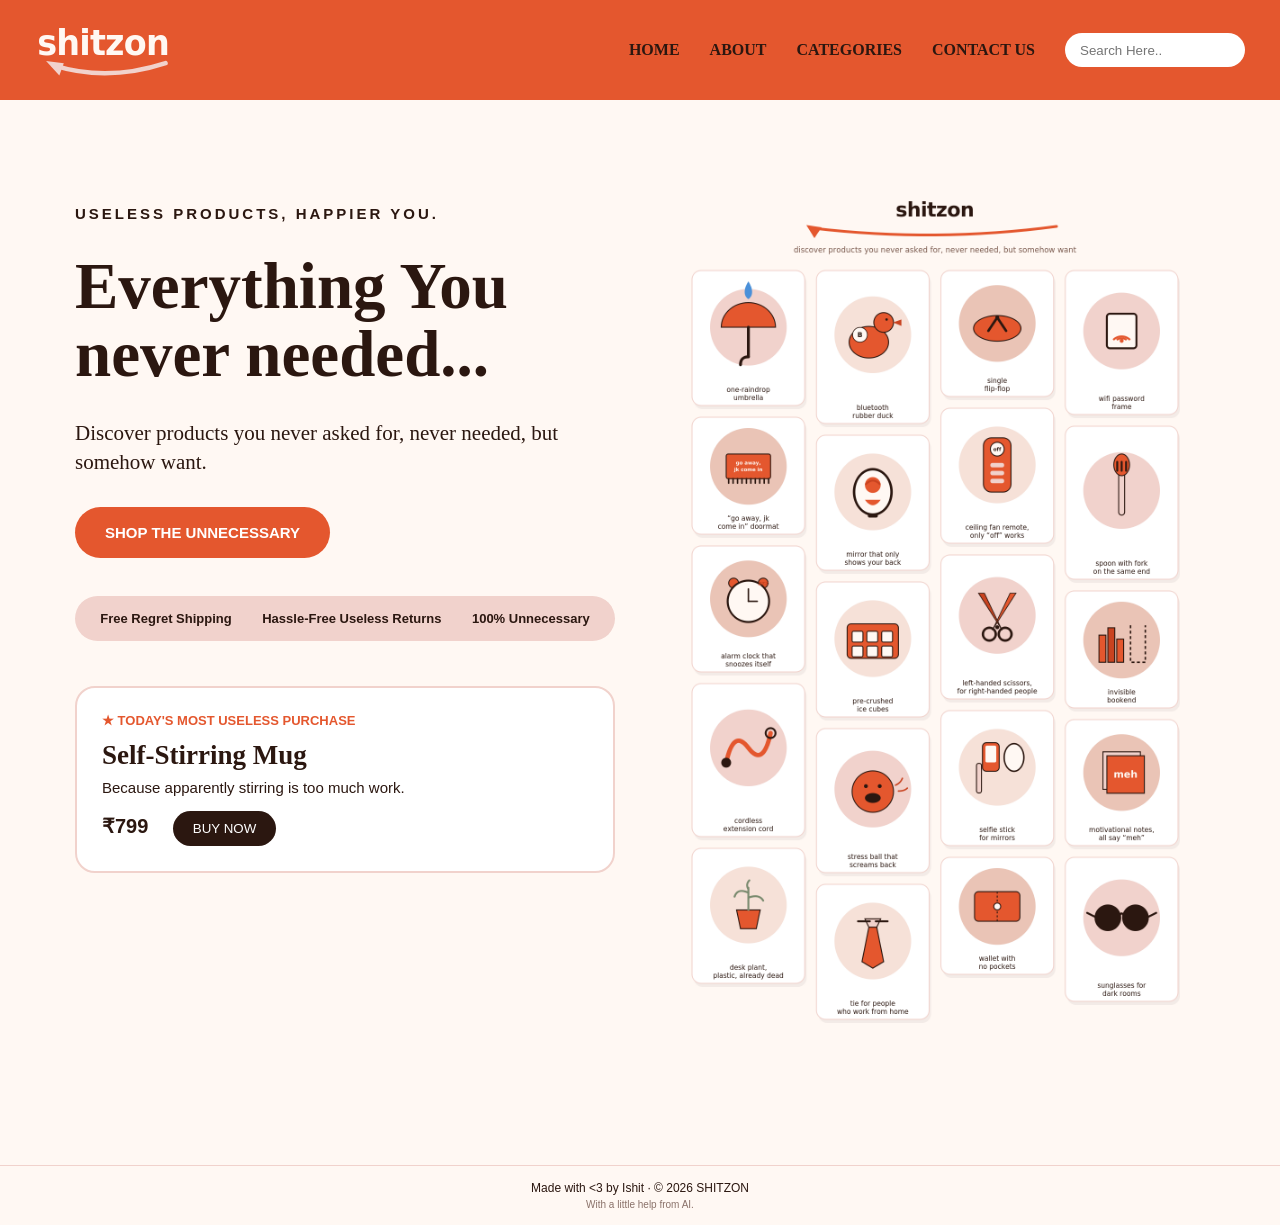
<file: index.html>
<!DOCTYPE html>
<html lang="en">

<head>
    <meta charset="UTF-8">
    <meta name="viewport" content="width=device-width, initial-scale=1.0">

    <link rel="stylesheet" href="index.css">

    <title>SHITZON</title>
</head>

<body>

    <header>

        <div id="navbar">

            <div id="logo">
    <a href="index.html">
        <img src="wordmark-on-brown.svg" alt="Shitzon">
    </a>
</div>

            <nav id="nav-links">
                <a href="index.html">HOME</a>
                <a href="about.html">ABOUT</a>
                <a href="categories.html">CATEGORIES</a>
                <a href="contact.html">CONTACT US</a>

                <input type="search" placeholder="Search Here..">
            </nav>

        </div>

    </header>


    <main>

        <section id="home">

            <div id="home-text">

                <p id="small-t">USELESS PRODUCTS, HAPPIER YOU.</p>

                <h1>
                    Everything You <br>
                    never needed...
                </h1>

                <p id="des">
                    Discover products you never asked for,
                    never needed, but somehow want.
                </p>

                <button>SHOP THE UNNECESSARY</button>

                <div id="features">

                    <p>Free Regret Shipping</p>
                    <p>Hassle-Free Useless Returns</p>
                    <p>100% Unnecessary</p>

                </div>


                <div id="featured">

                    <p>★ TODAY'S MOST USELESS PURCHASE</p>

                    <h3>Self-Stirring Mug</h3>

                    <h4>
                        Because apparently stirring is too much work.
                    </h4>

                    <span>₹799</span>

                    <button>BUY NOW</button>

                </div>

            </div>


            <div id="home-image">

                <img src="homepage-gallery.png" alt="Shitzon useless products">

            </div>

        </section>


    </main>

    <footer>
    <p>Made with &lt;3 by Ishit · © 2026 SHITZON</p>
    <span>With a little help from AI.</span>
</footer>

</body>

</html>
</file>
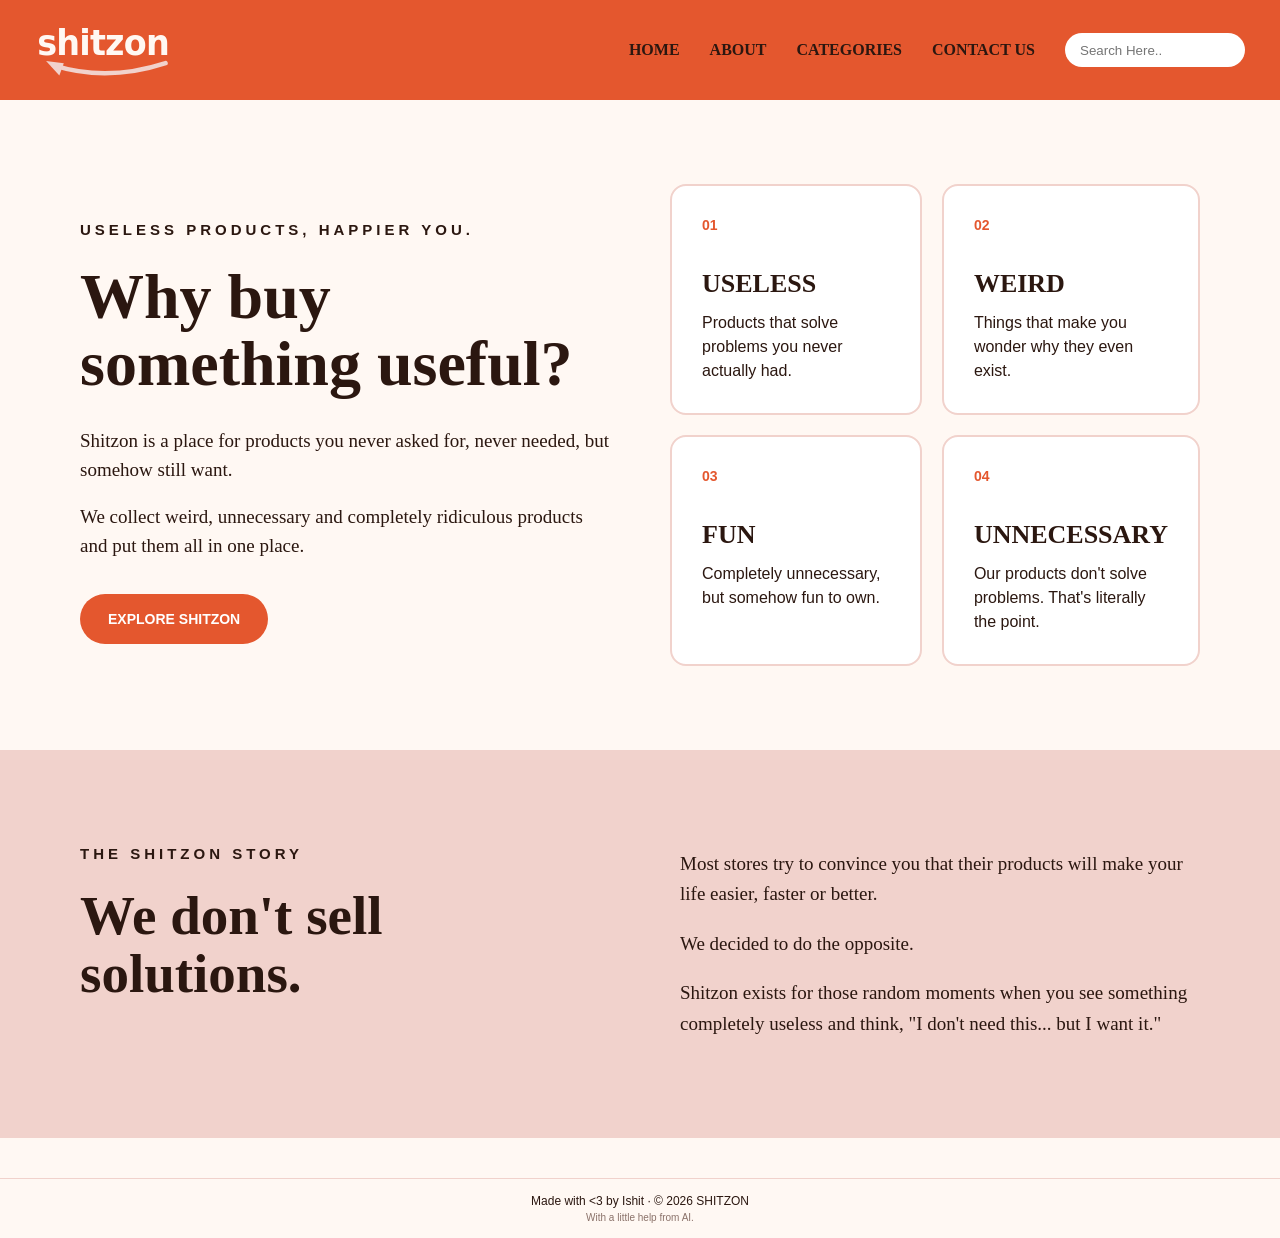
<file: about.html>
<!DOCTYPE html>
<html lang="en">

<head>
    <meta charset="UTF-8">
    <meta name="viewport" content="width=device-width, initial-scale=1.0">

    <link rel="stylesheet" href="about.css">

    <title>About - SHITZON</title>
</head>

<body>

    <header>

       <div id="navbar">

            <div id="logo">
    <a href="index.html">
        <img src="wordmark-on-brown.svg" alt="Shitzon">
    </a>
</div>

            <nav id="nav-links">
                <a href="index.html">HOME</a>
                <a href="about.html">ABOUT</a>
                <a href="categories.html">CATEGORIES</a>
                <a href="contact.html">CONTACT US</a>

                <input type="search" placeholder="Search Here..">
            </nav>

        </div>
    </header>


    <section class="about">

        <div class="about-left">

            <p class="top-text">USELESS PRODUCTS, HAPPIER YOU.</p>

            <h1>
                Why buy<br>
                something useful?
            </h1>

            <p class="description">
                Shitzon is a place for products you never asked for,
                never needed, but somehow still want.
            </p>

            <p class="description">
                We collect weird, unnecessary and completely ridiculous
                products and put them all in one place.
            </p>

            <button>EXPLORE SHITZON</button>

        </div>


        <div class="about-right">

            <div class="about-card">
                <span>01</span>
                <h2>USELESS</h2>
                <p>
                    Products that solve problems
                    you never actually had.
                </p>
            </div>

            <div class="about-card">
                <span>02</span>
                <h2>WEIRD</h2>
                <p>
                    Things that make you wonder
                    why they even exist.
                </p>
            </div>

            <div class="about-card">
                <span>03</span>
                <h2>FUN</h2>
                <p>
                    Completely unnecessary,
                    but somehow fun to own.
                </p>
            </div>

            <div class="about-card">
                <span>04</span>
                <h2>UNNECESSARY</h2>
                <p>
                    Our products don't solve problems.
                    That's literally the point.
                </p>
            </div>

        </div>

    </section>


    <section class="story">

        <div class="story-left">

            <p class="top-text">THE SHITZON STORY</p>

            <h2>
                We don't sell<br>
                solutions.
            </h2>

        </div>

        <div class="story-right">

            <p>
                Most stores try to convince you that their products
                will make your life easier, faster or better.
            </p>

            <p>
                We decided to do the opposite.
            </p>

            <p>
                Shitzon exists for those random moments when you see
                something completely useless and think,
                "I don't need this... but I want it."
            </p>

        </div>

    </section>

   <footer>
    <p>Made with &lt;3 by Ishit · © 2026 SHITZON</p>
    <span>With a little help from AI.</span>
</footer>

</body>

</html>
</file>
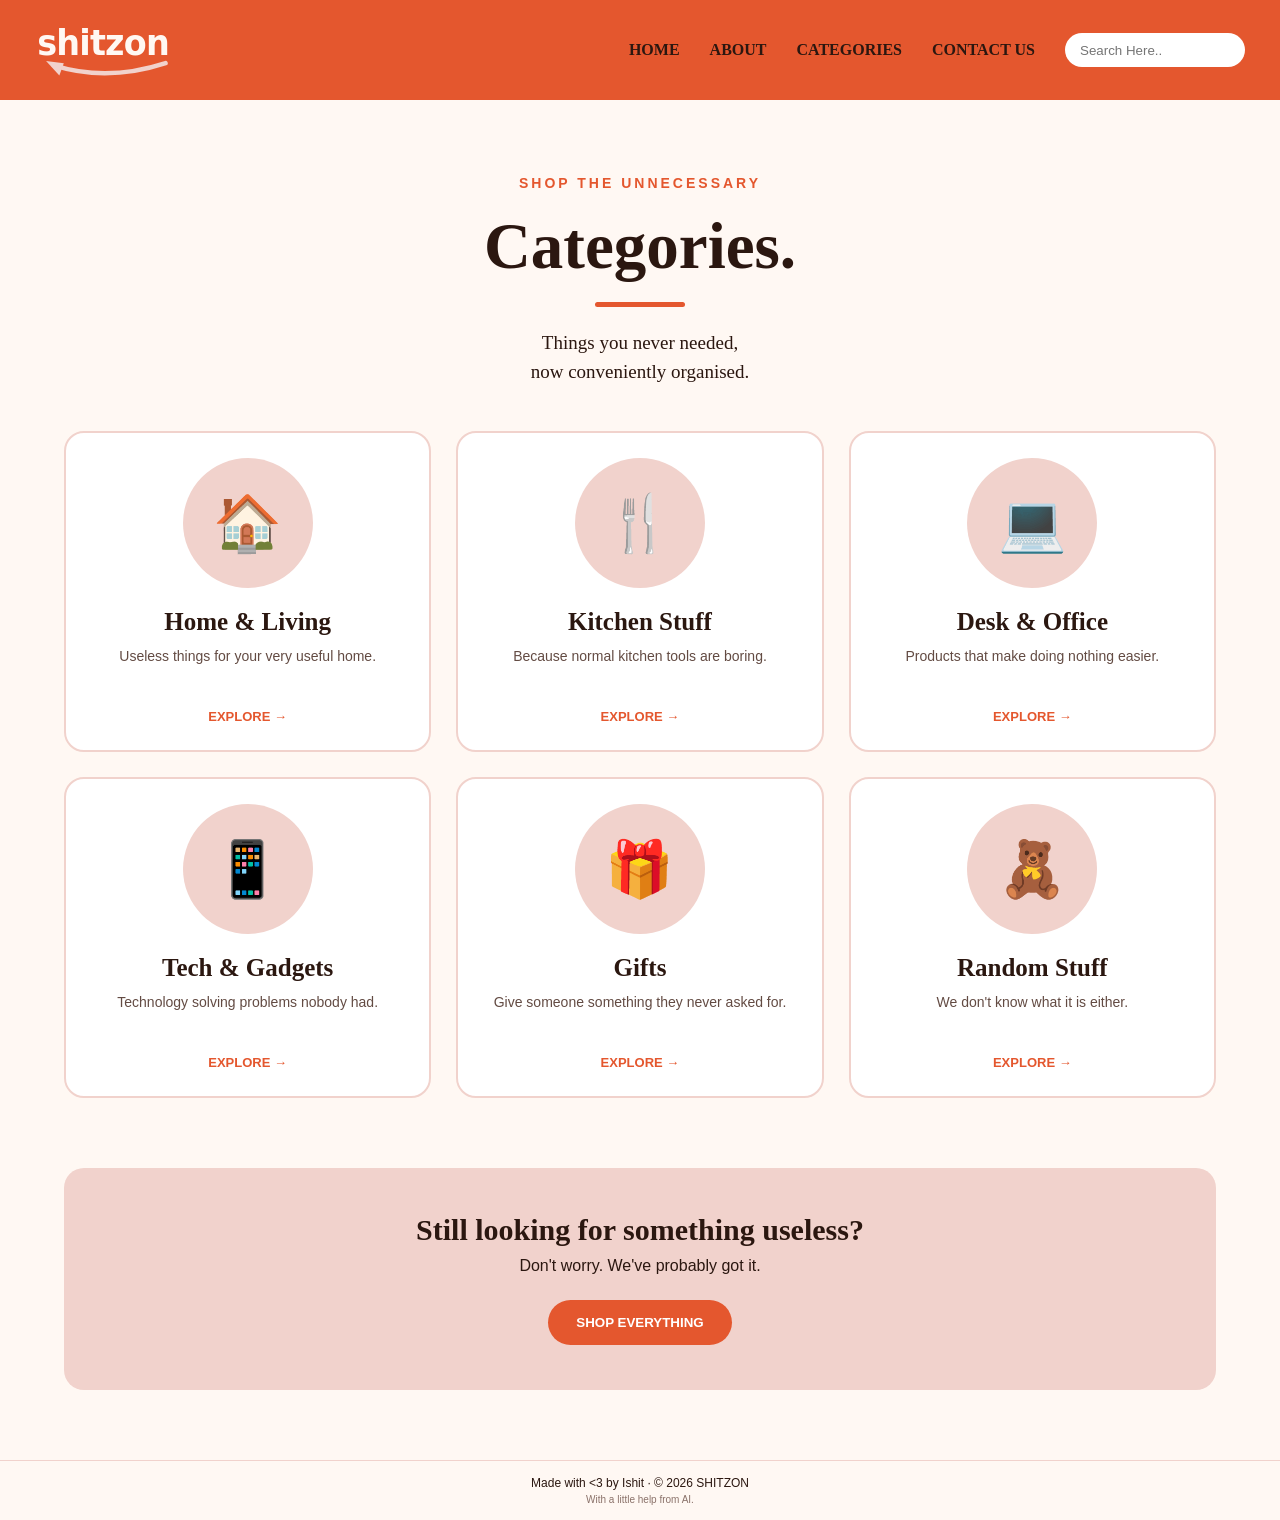
<file: categories.html>
<!DOCTYPE html>
<html lang="en">

<head>
    <meta charset="UTF-8">
    <meta name="viewport" content="width=device-width, initial-scale=1.0">

    <link rel="stylesheet" href="categories.css">

    <title>Categories - Shitzon</title>
</head>

<body>

    <header>

        <div id="navbar">

           <div id="logo">
    <a href="index.html">
        <img src="wordmark-on-brown.svg" alt="Shitzon">
    </a>
</div>

            <nav id="nav-links">
                <a href="index.html">HOME</a>
                <a href="about.html">ABOUT</a>
                <a href="categories.html">CATEGORIES</a>
                <a href="contact.html">CONTACT US</a>

                <input type="search" placeholder="Search Here..">
            </nav>

        </div>

    </header>


    <main>

        <section id="categories-heading">

            <p>SHOP THE UNNECESSARY</p>

            <h1>Categories.</h1>

            <div id="orange-line"></div>

            <h3>
                Things you never needed,<br>
                now conveniently organised.
            </h3>

        </section>


        <section id="categories">

            <div class="category-card">
                <div class="category-image">🏠</div>
                <h2>Home & Living</h2>
                <p>Useless things for your very useful home.</p>
                <a href="#">EXPLORE →</a>
            </div>

            <div class="category-card">
                <div class="category-image">🍴</div>
                <h2>Kitchen Stuff</h2>
                <p>Because normal kitchen tools are boring.</p>
                <a href="#">EXPLORE →</a>
            </div>

            <div class="category-card">
                <div class="category-image">💻</div>
                <h2>Desk & Office</h2>
                <p>Products that make doing nothing easier.</p>
                <a href="#">EXPLORE →</a>
            </div>

            <div class="category-card">
                <div class="category-image">📱</div>
                <h2>Tech & Gadgets</h2>
                <p>Technology solving problems nobody had.</p>
                <a href="#">EXPLORE →</a>
            </div>

            <div class="category-card">
                <div class="category-image">🎁</div>
                <h2>Gifts</h2>
                <p>Give someone something they never asked for.</p>
                <a href="#">EXPLORE →</a>
            </div>

            <div class="category-card">
                <div class="category-image">🧸</div>
                <h2>Random Stuff</h2>
                <p>We don't know what it is either.</p>
                <a href="#">EXPLORE →</a>
            </div>

        </section>


        <section id="bottom-text">

            <h2>Still looking for something useless?</h2>

            <p>
                Don't worry. We've probably got it.
            </p>

            <button>SHOP EVERYTHING</button>

        </section>

    </main>

    <footer>
    <p>Made with &lt;3 by Ishit · © 2026 SHITZON</p>
    <span>With a little help from AI.</span>
</footer>

</body>

</html>
</file>
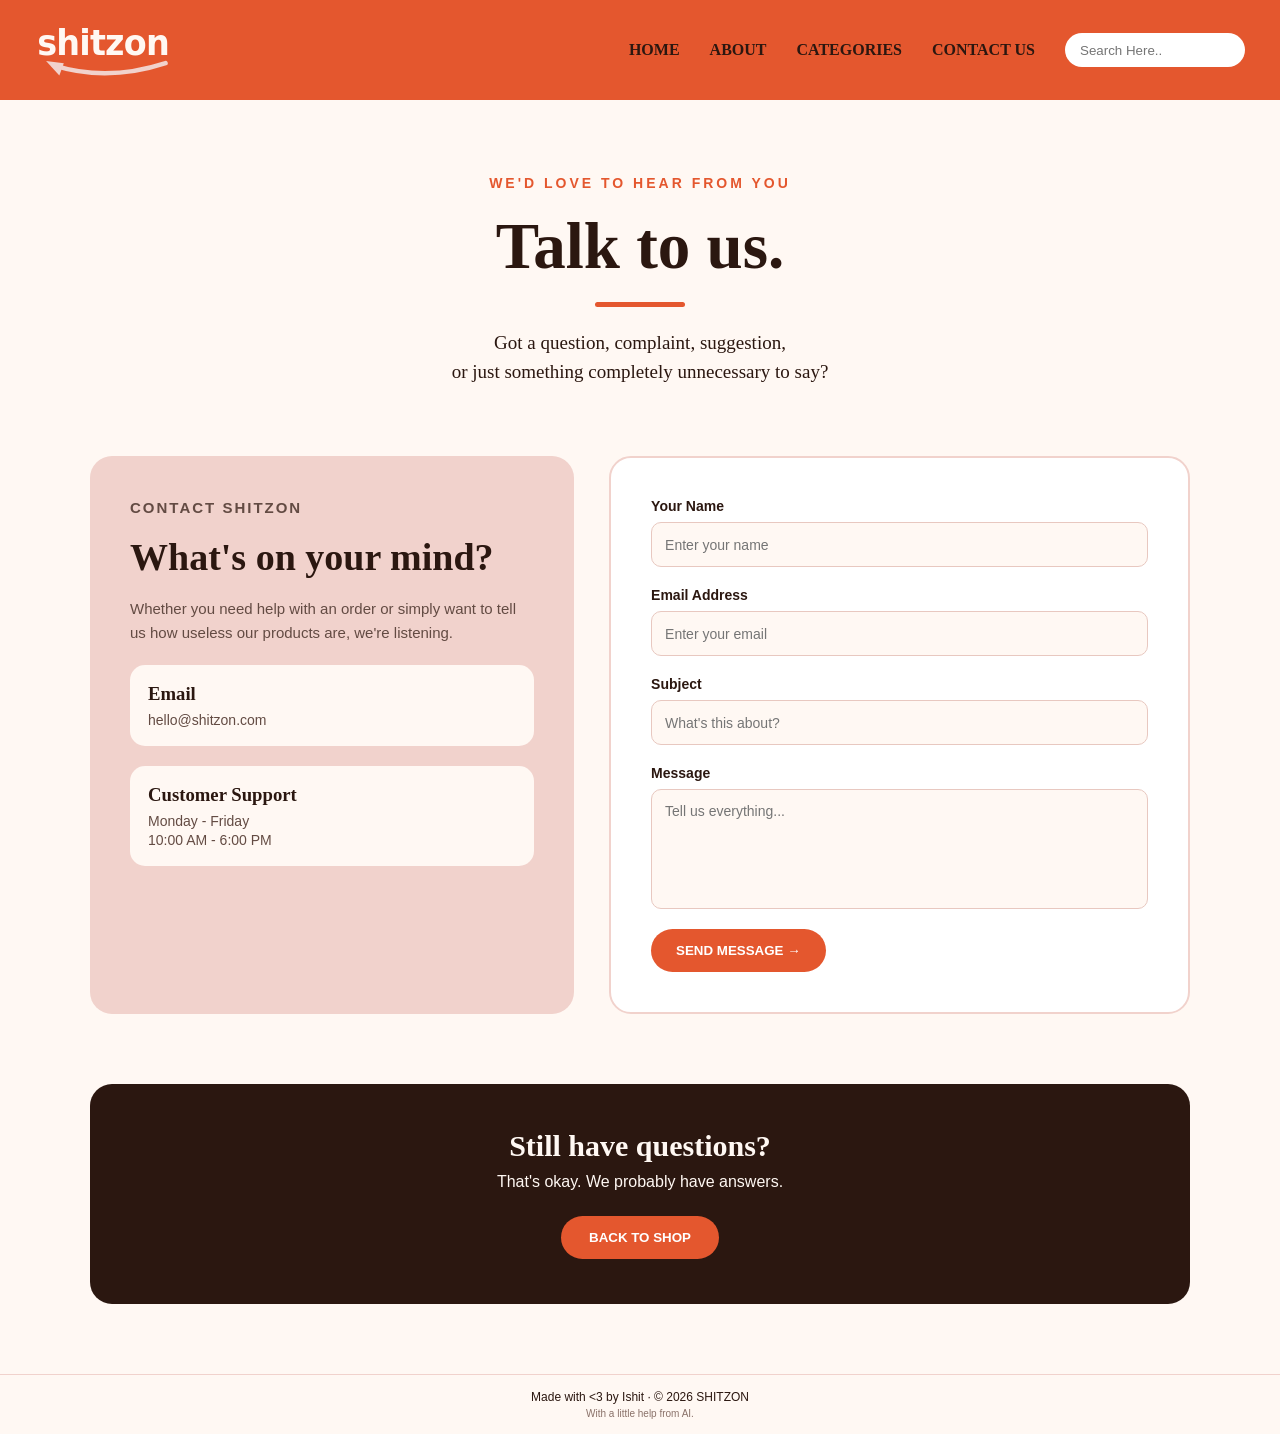
<file: contact.html>
<!DOCTYPE html>
<html lang="en">

<head>
    <meta charset="UTF-8">
    <meta name="viewport" content="width=device-width, initial-scale=1.0">

    <link rel="stylesheet" href="contact.css">

    <title>Contact Us - Shitzon</title>
</head>

<body>

    <header>

        <div id="navbar">

            <div id="logo">
    <a href="index.html">
        <img src="wordmark-on-brown.svg" alt="Shitzon">
    </a>
</div>

            <nav id="nav-links">
                <a href="index.html">HOME</a>
                <a href="about.html">ABOUT</a>
                <a href="categories.html">CATEGORIES</a>
                <a href="contact.html">CONTACT US</a>

                <input type="search" placeholder="Search Here..">
            </nav>

        </div>

    </header>


    <main>

        <section id="contact-heading">

            <p>WE'D LOVE TO HEAR FROM YOU</p>

            <h1>Talk to us.</h1>

            <div id="orange-line"></div>

            <h3>
                Got a question, complaint, suggestion,<br>
                or just something completely unnecessary to say?
            </h3>

        </section>


        <section id="contact-section">

            <div id="contact-info">

                <p class="small-heading">CONTACT SHITZON</p>

                <h2>What's on your mind?</h2>

                <p>
                    Whether you need help with an order or simply
                    want to tell us how useless our products are,
                    we're listening.
                </p>

                <div class="contact-box">
                    <h3>Email</h3>
                    <p>hello@shitzon.com</p>
                </div>

                <div class="contact-box">
                    <h3>Customer Support</h3>
                    <p>Monday - Friday</p>
                    <p>10:00 AM - 6:00 PM</p>
                </div>

            </div>


            <div id="contact-form">

                <form>

                    <label for="name">Your Name</label>
                    <input type="text" id="name" placeholder="Enter your name">

                    <label for="email">Email Address</label>
                    <input type="email" id="email" placeholder="Enter your email">

                    <label for="subject">Subject</label>
                    <input type="text" id="subject" placeholder="What's this about?">

                    <label for="message">Message</label>
                    <textarea id="message" placeholder="Tell us everything..."></textarea>

                    <button type="submit">SEND MESSAGE →</button>

                </form>

            </div>

        </section>


        <section id="bottom-text">

            <h2>Still have questions?</h2>

            <p>
                That's okay. We probably have answers.
            </p>

            <button>BACK TO SHOP</button>

        </section>

    </main>

   <footer>
    <p>Made with &lt;3 by Ishit · © 2026 SHITZON</p>
    <span>With a little help from AI.</span>
</footer>

</body>

</html>
</file>
<file: index.css>
* {
    margin: 0;
    padding: 0;
    box-sizing: border-box;
}

body {
    background-color: #fff8f3;
    color: #2b1710;
    font-family: Arial, sans-serif;
}


header {
    background-color: #e4572e;
    height: 100px;
}

#navbar {
    height: 100%;
    display: flex;
    align-items: center;
    justify-content: space-between;
    padding: 0 35px;
}

#logo img {
    width: 145px;
}

#nav-links {
    display: flex;
    align-items: center;
    gap: 30px;
}

#nav-links a {
    color: #2b1710;
    text-decoration: none;
    font-family: Georgia, serif;
    font-size: 16px;
    font-weight: bold;
}

#nav-links input {
    width: 180px;
    height: 34px;
    border: none;
    border-radius: 20px;
    padding: 0 15px;
}


#home {
    display: flex;
    align-items: flex-start;
    justify-content: space-between;
    gap: 50px;

    padding: 85px 75px;
}


#home-text {
    width: 48%;
    padding-top: 20px;
}

#small-t {
    font-size: 15px;
    letter-spacing: 3px;
    font-weight: bold;
    margin-bottom: 30px;
}

#home-text h1 {
    font-family: Georgia, serif;
    font-size: 65px;
    line-height: 1.05;
    margin-bottom: 30px;
}

#des {
    font-family: Georgia, serif;
    font-size: 21px;
    line-height: 1.4;
    max-width: 560px;
    margin-bottom: 30px;
}

#home-text > button {
    background-color: #e4572e;
    color: white;
    border: none;
    border-radius: 30px;
    padding: 17px 30px;
    font-size: 15px;
    font-weight: bold;
}


#features {
    margin-top: 38px;
    width: 100%;
    max-width: 560px;

    background-color: #f1d2cc;
    border-radius: 30px;

    display: flex;
    justify-content: space-around;
    align-items: center;

    padding: 15px 10px;
}

#features p {
    font-size: 13px;
    font-weight: bold;
    text-align: center;
}


#featured {
    margin-top: 45px;

    width: 100%;
    max-width: 560px;

    background-color: white;
    border: 2px solid #f1d2cc;
    border-radius: 20px;

    padding: 25px;
}

#featured > p {
    color: #e4572e;
    font-size: 13px;
    font-weight: bold;
    margin-bottom: 12px;
}

#featured h3 {
    font-family: Georgia, serif;
    font-size: 27px;
    margin-bottom: 8px;
}

#featured h4 {
    font-size: 15px;
    font-weight: normal;
    margin-bottom: 15px;
}

#featured span {
    font-size: 20px;
    font-weight: bold;
    margin-right: 20px;
}

#featured button {
    background-color: #2b1710;
    color: white;
    border: none;
    border-radius: 20px;
    padding: 10px 20px;
}


#home-image {
    width: 48%;
    display: flex;
    justify-content: center;
    align-items: flex-start;
}

#home-image img {
    width: 100%;
    max-width: 700px;
    height: auto;
}


@media (max-width: 900px) {

    #home {
        padding: 60px 40px;
    }

    #home-text {
        padding-top: 50px;
    }

    #home-text h1 {
        font-size: 48px;
    }

    #nav-links {
        gap: 15px;
    }

    #nav-links a {
        font-size: 13px;
    }
}


/* MOBILE */

@media (max-width: 700px) {

    #navbar {
        height: auto;
        padding: 20px;
        flex-direction: column;
        gap: 20px;
    }

    #nav-links {
        flex-wrap: wrap;
        justify-content: center;
    }

    #home {
        flex-direction: column;
        padding: 50px 25px;
    }

    #home-text {
        width: 100%;
        padding-top: 0;
    }

    #home-image {
        width: 100%;
    }

    #home-text h1 {
        font-size: 45px;
    }

    #features {
        flex-direction: column;
        gap: 10px;
    }
}

footer {
    border-top: 1px solid #f1d2cc;
    padding: 15px 20px;
    margin-top: 40px;
    text-align: center;
    background-color: #fff8f3;
    font-family: Arial, sans-serif;
}

footer p {
    margin: 0;
    font-size: 12px;
    color: #2b1710;
}

footer span {
    display: block;
    margin-top: 4px;
    font-size: 10px;
    color: #8a7169;
}
</file>
<file: about.css>
* {
    box-sizing: border-box;
}

body {
    margin: 0;
    background-color: #fff8f3;
    color: #2b1710;
    font-family: Arial, sans-serif;
}

header {
    background-color: #e4572e;
    height: 100px;
}

#navbar {
    height: 100%;
    display: flex;
    align-items: center;
    justify-content: space-between;
    padding: 0 35px;
}

#logo img {
    width: 145px;
}

#nav-links {
    display: flex;
    align-items: center;
    gap: 30px;
}

#nav-links a {
    color: #2b1710;
    text-decoration: none;
    font-family: Georgia, serif;
    font-size: 16px;
    font-weight: bold;
}

#nav-links input {
    width: 180px;
    height: 34px;
    border: none;
    border-radius: 20px;
    padding: 0 15px;
}

.about {
    min-height: 650px;
    padding: 80px;
    display: grid;
    grid-template-columns: 1fr 1fr;
    gap: 60px;
    align-items: center;
}

.about-left {
    padding: 20px 0;
}

.top-text {
    color: #2b1710;
    font-size: 15px;
    font-weight: bold;
    letter-spacing: 4px;
    margin-bottom: 25px;
}

.about-left h1 {
    font-family: Georgia, serif;
    font-size: 64px;
    line-height: 1.05;
    margin: 0 0 30px;
}

.description {
    font-family: Georgia, serif;
    font-size: 19px;
    line-height: 1.5;
    max-width: 600px;
}

button {
    background-color: #e4572e;
    color: white;
    border: none;
    padding: 17px 28px;
    border-radius: 30px;
    font-weight: bold;
    font-size: 14px;
    margin-top: 15px;
}

.about-right {
    display: grid;
    grid-template-columns: 1fr 1fr;
    gap: 20px;
}

.about-card {
    background-color: white;
    border: 2px solid #f1d2cc;
    border-radius: 16px;
    padding: 30px;
    min-height: 210px;
}

.about-card span {
    color: #e4572e;
    font-size: 14px;
    font-weight: bold;
}

.about-card h2 {
    font-family: Georgia, serif;
    font-size: 26px;
    margin: 35px 0 12px;
}

.about-card p {
    line-height: 1.5;
    margin: 0;
}

.story {
    background-color: #f1d2cc;
    padding: 80px;
    display: grid;
    grid-template-columns: 1fr 1fr;
    gap: 80px;
}

.story h2 {
    font-family: Georgia, serif;
    font-size: 55px;
    line-height: 1.05;
    margin: 20px 0;
}

.story-right p {
    font-family: Georgia, serif;
    font-size: 19px;
    line-height: 1.6;
}

footer {
    border-top: 1px solid #f1d2cc;
    padding: 15px 20px;
    margin-top: 40px;
    text-align: center;
    background-color: #fff8f3;
    font-family: Arial, sans-serif;
}

footer p {
    margin: 0;
    font-size: 12px;
    color: #2b1710;
}

footer span {
    display: block;
    margin-top: 4px;
    font-size: 10px;
    color: #8a7169;
}
</file>
<file: categories.css>
* {
    box-sizing: border-box;
    margin: 0;
    padding: 0;
}

body {
    background-color: #fff8f3;
    color: #2b1710;
}

header {
    background-color: #e4572e;
    height: 100px;
}

#navbar {
    height: 100%;
    display: flex;
    align-items: center;
    justify-content: space-between;
    padding: 0 35px;
}

#logo img {
    width: 145px;
}

#nav-links {
    display: flex;
    align-items: center;
    gap: 30px;
}

#nav-links a {
    color: #2b1710;
    text-decoration: none;
    font-family: Georgia, serif;
    font-size: 16px;
    font-weight: bold;
}

#nav-links input {
    width: 180px;
    height: 34px;
    border: none;
    border-radius: 20px;
    padding: 0 15px;
}


#categories-heading {
    text-align: center;
    padding: 75px 20px 45px;
}

#categories-heading p {
    color: #e4572e;
    font-family: Arial, sans-serif;
    font-size: 14px;
    font-weight: bold;
    letter-spacing: 3px;
    margin-bottom: 18px;
}

#categories-heading h1 {
    font-family: Georgia, serif;
    font-size: 65px;
    margin-bottom: 18px;
}

#orange-line {
    width: 90px;
    height: 5px;
    background-color: #e4572e;
    margin: auto;
    border-radius: 10px;
}

#categories-heading h3 {
    font-family: Georgia, serif;
    font-size: 19px;
    line-height: 1.5;
    font-weight: normal;
    margin-top: 22px;
}


#categories {
    width: 90%;
    max-width: 1200px;
    margin: auto;
    display: grid;
    grid-template-columns: repeat(3, 1fr);
    gap: 25px;
}

.category-card {
    background-color: white;
    border: 2px solid #f1d2cc;
    border-radius: 20px;
    padding: 25px;
    min-height: 300px;
    text-align: center;
}

.category-image {
    width: 130px;
    height: 130px;
    background-color: #f1d2cc;
    border-radius: 50%;
    display: flex;
    align-items: center;
    justify-content: center;
    margin: 0 auto 20px;
    font-size: 55px;
}

.category-card h2 {
    font-family: Georgia, serif;
    font-size: 25px;
    margin-bottom: 10px;
}

.category-card p {
    font-family: Arial, sans-serif;
    font-size: 14px;
    line-height: 1.5;
    color: #634b43;
    min-height: 45px;
}

.category-card a {
    display: inline-block;
    margin-top: 18px;
    color: #e4572e;
    text-decoration: none;
    font-family: Arial, sans-serif;
    font-size: 13px;
    font-weight: bold;
}


#bottom-text {
    width: 90%;
    max-width: 1200px;
    margin: 70px auto;
    background-color: #f1d2cc;
    border-radius: 20px;
    text-align: center;
    padding: 45px 20px;
}

#bottom-text h2 {
    font-family: Georgia, serif;
    font-size: 30px;
    margin-bottom: 10px;
}

#bottom-text p {
    font-family: Arial, sans-serif;
    margin-bottom: 25px;
}

#bottom-text button {
    background-color: #e4572e;
    color: white;
    border: none;
    padding: 15px 28px;
    border-radius: 25px;
    font-weight: bold;
    cursor: pointer;
}


@media (max-width: 900px) {

    #categories {
        grid-template-columns: repeat(2, 1fr);
    }

    #nav-links {
        gap: 15px;
    }

}


@media (max-width: 650px) {

    header {
        height: auto;
        padding: 20px 0;
    }

    #navbar {
        flex-direction: column;
        gap: 20px;
    }

    #nav-links {
        flex-wrap: wrap;
        justify-content: center;
    }

    #categories {
        grid-template-columns: 1fr;
    }

    #categories-heading h1 {
        font-size: 48px;
    }

}

footer {
    border-top: 1px solid #f1d2cc;
    padding: 15px 20px;
    margin-top: 40px;
    text-align: center;
    background-color: #fff8f3;
    font-family: Arial, sans-serif;
}

footer p {
    margin: 0;
    font-size: 12px;
    color: #2b1710;
}

footer span {
    display: block;
    margin-top: 4px;
    font-size: 10px;
    color: #8a7169;
}
</file>
<file: contact.css>
* {
    box-sizing: border-box;
    margin: 0;
    padding: 0;
}

body {
    background-color: #fff8f3;
    color: #2b1710;
}

header {
    background-color: #e4572e;
    height: 100px;
}

#navbar {
    height: 100%;
    display: flex;
    align-items: center;
    justify-content: space-between;
    padding: 0 35px;
}

#logo img {
    width: 145px;
}

#nav-links {
    display: flex;
    align-items: center;
    gap: 30px;
}

#nav-links a {
    color: #2b1710;
    text-decoration: none;
    font-family: Georgia, serif;
    font-size: 16px;
    font-weight: bold;
}

#nav-links input {
    width: 180px;
    height: 34px;
    border: none;
    border-radius: 20px;
    padding: 0 15px;
}


#contact-heading {
    text-align: center;
    padding: 75px 20px 50px;
}

#contact-heading p {
    color: #e4572e;
    font-family: Arial, sans-serif;
    font-size: 14px;
    font-weight: bold;
    letter-spacing: 3px;
    margin-bottom: 18px;
}

#contact-heading h1 {
    font-family: Georgia, serif;
    font-size: 65px;
    margin-bottom: 18px;
}

#orange-line {
    width: 90px;
    height: 5px;
    background-color: #e4572e;
    margin: auto;
    border-radius: 10px;
}

#contact-heading h3 {
    font-family: Georgia, serif;
    font-size: 19px;
    line-height: 1.5;
    font-weight: normal;
    margin-top: 22px;
}


#contact-section {
    width: 90%;
    max-width: 1100px;
    margin: 20px auto 70px;
    display: grid;
    grid-template-columns: 1fr 1.2fr;
    gap: 35px;
}


#contact-info {
    background-color: #f1d2cc;
    border-radius: 22px;
    padding: 40px;
}

.small-heading {
    color: #e4572e;
    font-family: Arial, sans-serif;
    font-size: 13px;
    font-weight: bold;
    letter-spacing: 2px;
    margin-bottom: 15px;
}

#contact-info h2 {
    font-family: Georgia, serif;
    font-size: 38px;
    margin-bottom: 18px;
}

#contact-info > p {
    font-family: Arial, sans-serif;
    line-height: 1.6;
    font-size: 15px;
    color: #634b43;
}


.contact-box {
    background-color: #fff8f3;
    border-radius: 15px;
    padding: 18px;
    margin-top: 20px;
}

.contact-box h3 {
    font-family: Georgia, serif;
    margin-bottom: 7px;
}

.contact-box p {
    font-family: Arial, sans-serif;
    font-size: 14px;
    color: #634b43;
    margin-top: 3px;
}


#contact-form {
    background-color: white;
    border: 2px solid #f1d2cc;
    border-radius: 22px;
    padding: 40px;
}

#contact-form form {
    display: flex;
    flex-direction: column;
}

#contact-form label {
    font-family: Arial, sans-serif;
    font-size: 14px;
    font-weight: bold;
    margin-bottom: 8px;
}

#contact-form input,
#contact-form textarea {
    width: 100%;
    border: 1px solid #e8c8c0;
    border-radius: 10px;
    padding: 13px;
    margin-bottom: 20px;
    font-family: Arial, sans-serif;
    font-size: 14px;
    background-color: #fff8f3;
}

#contact-form input {
    height: 45px;
}

#contact-form textarea {
    height: 120px;
    resize: none;
}

#contact-form input:focus,
#contact-form textarea:focus {
    outline: 2px solid #e4572e;
}

#contact-form button {
    width: fit-content;
    background-color: #e4572e;
    color: white;
    border: none;
    padding: 14px 25px;
    border-radius: 25px;
    font-weight: bold;
    cursor: pointer;
}


#bottom-text {
    width: 90%;
    max-width: 1100px;
    margin: 0 auto 70px;
    background-color: #2b1710;
    color: #fff8f3;
    border-radius: 22px;
    text-align: center;
    padding: 45px 20px;
}

#bottom-text h2 {
    font-family: Georgia, serif;
    font-size: 30px;
    margin-bottom: 10px;
}

#bottom-text p {
    font-family: Arial, sans-serif;
    margin-bottom: 25px;
}

#bottom-text button {
    background-color: #e4572e;
    color: white;
    border: none;
    padding: 14px 28px;
    border-radius: 25px;
    font-weight: bold;
    cursor: pointer;
}


@media (max-width: 800px) {

    #contact-section {
        grid-template-columns: 1fr;
    }

    #nav-links {
        gap: 15px;
    }

}


@media (max-width: 650px) {

    header {
        height: auto;
        padding: 20px 0;
    }

    #navbar {
        flex-direction: column;
        gap: 20px;
    }

    #nav-links {
        flex-wrap: wrap;
        justify-content: center;
    }

    #contact-heading h1 {
        font-size: 48px;
    }

}

footer {
    border-top: 1px solid #f1d2cc;
    padding: 15px 20px;
    margin-top: 40px;
    text-align: center;
    background-color: #fff8f3;
    font-family: Arial, sans-serif;
}

footer p {
    margin: 0;
    font-size: 12px;
    color: #2b1710;
}

footer span {
    display: block;
    margin-top: 4px;
    font-size: 10px;
    color: #8a7169;
}
</file>
